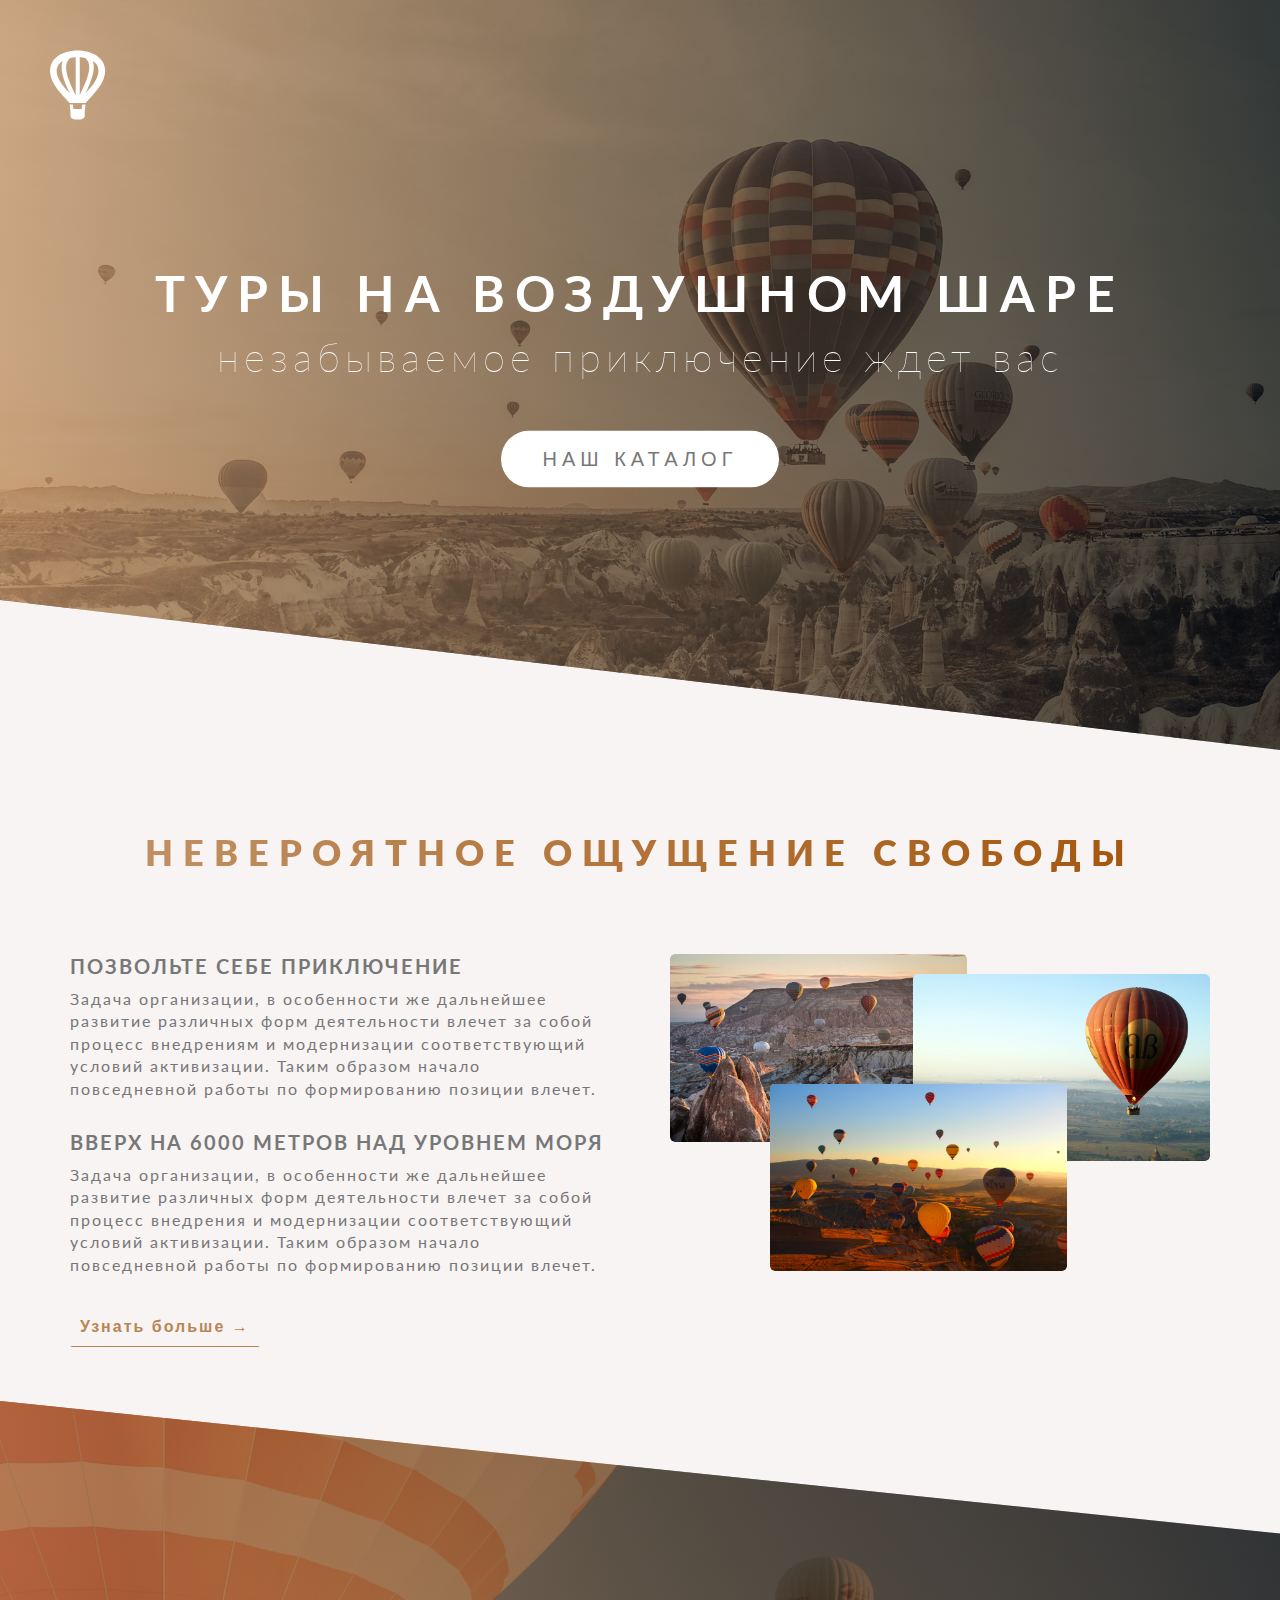
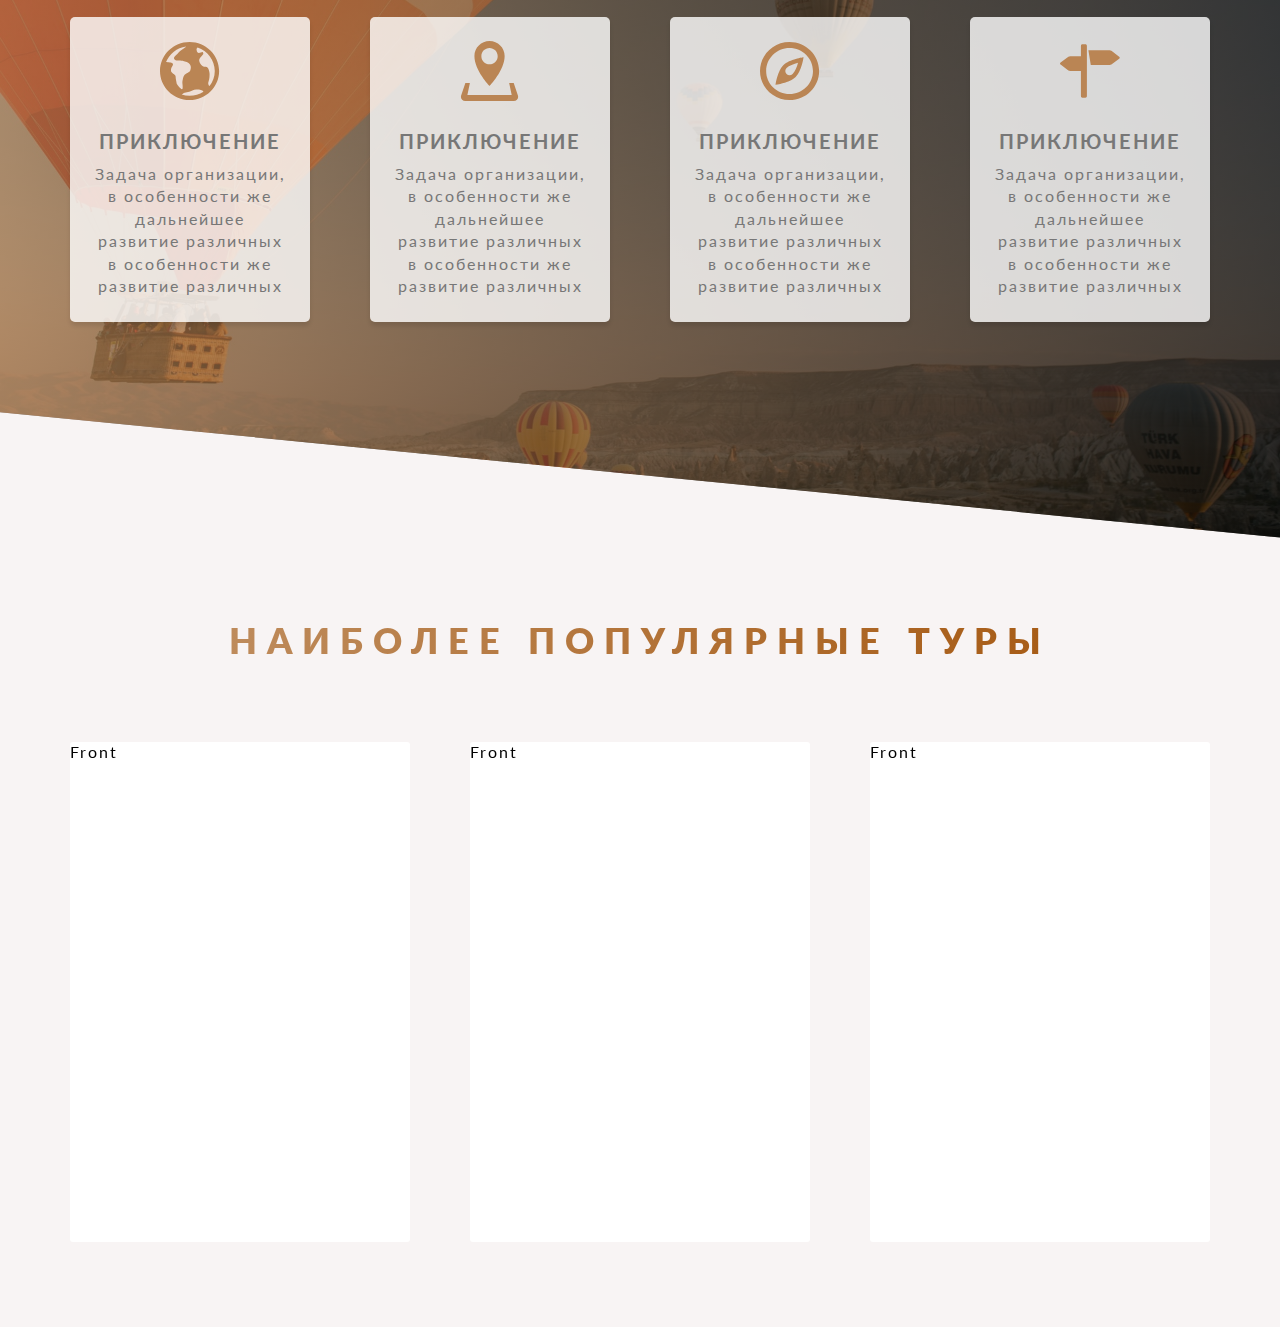
<file: index.html>
<!DOCTYPE html>
<html lang="en">
    <head>
        <meta charset="UTF-8" />
        <meta name="viewport" content="width=device-width, initial-scale=1.0" />
        <link rel="stylesheet" href="css/main.css" />
        <link
            href="https://fonts.googleapis.com/css2?family=Lato:wght@100;300;400;700;900&family=Roboto:wght@100;300;400;500;700;900&display=swap"
            rel="stylesheet"
        />
        <title>Course</title>
    </head>
    <body>
        <header class="header">
            <svg class="header__logo">
                <use href="./icons/symbol-defs.svg#icon-logo"></use>
            </svg>
            <div class="header__container">
                <div class="header__box">
                    <h1 class="title-first">
                        <span class="title-first__main"
                            >ТУРЫ НА ВОЗДУШНОМ ШАРЕ</span
                        >
                        <span class="title-first__secondary">
                            незабываемое приключение ждет вас
                        </span>
                    </h1>
                    <button href="" class="btn btn__header">НАШ КАТАЛОГ</button>
                </div>
            </div>
        </header>
        <main>
            <section class="section-about">
                <h2 class="title-secondary margin-bottom-80px">
                    НЕВЕРОЯТНОЕ ОЩУЩЕНИЕ СВОБОДЫ
                </h2>
                <ul class="row">
                    <li class="col-1-of-2">
                        <h3 class="title-tird">ПОЗВОЛЬТЕ СЕБЕ ПРИКЛЮЧЕНИЕ</h3>
                        <p class="paragraph">
                            Задача организации, в особенности же дальнейшее
                            развитие различных форм деятельности влечет за собой
                            процесс внедрениям и модернизации соответствующий
                            условий активизации. Таким образом начало
                            повседневной работы по формированию позиции влечет.
                        </p>
                        <h3 class="title-tird">
                            ВВЕРХ НА 6000 МЕТРОВ НАД УРОВНЕМ МОРЯ
                        </h3>
                        <p class="paragraph">
                            Задача организации, в особенности же дальнейшее
                            развитие различных форм деятельности влечет за собой
                            процесс внедрения и модернизации соответствующий
                            условий активизации. Таким образом начало
                            повседневной работы по формированию позиции влечет.
                        </p>
                        <button class="btn-text">Узнать больше &rarr;</button>
                    </li>
                    <li class="col-1-of-2">
                        <div class="composition">
                            <img
                                src="./img/photo-ballons-1.jpg"
                                alt="photo-ballons-1"
                                class="composition__photo composition__photo_n1"
                            /><img
                                src="./img/photo-ballons-2.jpg"
                                alt="photo-ballons-2"
                                class="composition__photo composition__photo_n2"
                            /><img
                                src="./img/photo-ballons-3.jpg"
                                alt="photo-ballons-3"
                                class="composition__photo composition__photo_n3"
                            />
                        </div>
                    </li>
                </ul>
            </section>
            <section class="section-adventure">
                <ul class="row">
                    <li class="col-1-of-4 adventure-card">
                        <svg class="adventure-card__icon">
                            <use
                                href="./icons/symbol-defs.svg#icon-world"
                            ></use>
                        </svg>
                        <h3 class="title-tird">ПРИКЛЮЧЕНИЕ</h3>
                        <p class="paragraph" style="margin-bottom: 0">
                            Задача организации, в особенности же дальнейшее
                            развитие различных в особенности же развитие
                            различных
                        </p>
                    </li>
                    <li class="col-1-of-4 adventure-card">
                        <svg class="adventure-card__icon">
                            <use href="./icons/symbol-defs.svg#icon-map"></use>
                        </svg>
                        <h3 class="title-tird">ПРИКЛЮЧЕНИЕ</h3>
                        <p class="paragraph" style="margin-bottom: 0">
                            Задача организации, в особенности же дальнейшее
                            развитие различных в особенности же развитие
                            различных
                        </p>
                    </li>
                    <li class="col-1-of-4 adventure-card">
                        <svg class="adventure-card__icon">
                            <use
                                href="./icons/symbol-defs.svg#icon-compas"
                            ></use>
                        </svg>
                        <h3 class="title-tird">ПРИКЛЮЧЕНИЕ</h3>
                        <p class="paragraph" style="margin-bottom: 0">
                            Задача организации, в особенности же дальнейшее
                            развитие различных в особенности же развитие
                            различных
                        </p>
                    </li>
                    <li class="col-1-of-4 adventure-card">
                        <svg class="adventure-card__icon">
                            <use href="./icons/symbol-defs.svg#icon-turn"></use>
                        </svg>
                        <h3 class="title-tird">ПРИКЛЮЧЕНИЕ</h3>
                        <p class="paragraph" style="margin-bottom: 0">
                            Задача организации, в особенности же дальнейшее
                            развитие различных в особенности же развитие
                            различных
                        </p>
                    </li>
                </ul>
            </section>
            <section class="section-tour">
                <h2 class="title-secondary margin-bottom-80px">
                    НАИБОЛЕЕ ПОПУЛЯРНЫЕ ТУРЫ
                </h2>
                <ul class="row">
                    <li class="col-1-of-3 card-tour">
                        <div class="card-tour__side card-tour__side_front">Front</div>
                        <div class="card-tour__side card-tour__side_back">Back</div>
                    </li>
                    <li class="col-1-of-3 card-tour">
                        <div class="card-tour__side card-tour__side_front">Front</div>
                        <div class="card-tour__side card-tour__side_back">Back</div>
                    </li>
                    <li class="col-1-of-3 card-tour">
                        <div class="card-tour__side card-tour__side_front">Front</div>
                        <div class="card-tour__side card-tour__side_back">Back</div>
                    </li>
                </ul>
            </section>
        </main>
    </body>
</html>
</file>
<file: css/main.css>
.margin-bottom-80px {
  margin-bottom: 8rem;
}

@keyframes leftToRight {
  0% {
    opacity: 0;
    transform: translateX(-5%);
  }
  50% {
    transform: translateX(5%);
  }
  100% {
    opacity: 1;
    transform: translateX(0);
  }
}
@keyframes rightToLeft {
  0% {
    opacity: 0;
    transform: translateX(5%);
  }
  50% {
    transform: translateX(-5%);
  }
  100% {
    opacity: 1;
    transform: translateX(0);
  }
}
@keyframes btnTopUp {
  0% {
    opacity: 0;
    transform: translateY(100%);
  }
  100% {
    opacity: 1;
    transform: translateY(0);
  }
}
@keyframes secondaryTitle {
  0% {
    opacity: 0;
  }
  100% {
    opacity: 1;
  }
}
*,
::after,
::before {
  margin: 0;
  padding: 0;
  box-sizing: border-box;
}

html {
  font-size: 62.5%;
}

body {
  font-size: 1.6rem;
  font-family: "Lato", sans-serif;
  color: #777777;
  letter-spacing: 0.2rem;
  overflow-x: hidden;
  background-color: #f8f4f4;
}

.header {
  background: linear-gradient(90deg, rgba(186, 133, 84, 0.7) 0%, rgba(1, 1, 1, 0.7) 100%), url(../img//header-background.jpg);
  background-size: cover;
  background-position: center;
  background-repeat: no-repeat;
  max-width: 1340px;
  margin-right: auto;
  margin-left: auto;
  position: relative;
  clip-path: polygon(0 0, 100% 0, 100% 100%, 0 80%);
  height: 75rem;
}
.header__logo {
  width: 5.6rem;
  height: 7rem;
  position: absolute;
  top: 5rem;
  left: 5rem;
}
.header__container {
  padding: 0 1.5rem;
  margin-right: auto;
  margin-left: auto;
  max-width: 117rem;
  padding-left: 1.5rem;
  padding-right: 1.5rem;
  margin: 0 auto;
}
.header__box {
  position: absolute;
  top: 50%;
  left: 50%;
  transform: translate(-50%, -50%);
  text-align: center;
  width: 100%;
}

.title-first {
  color: #fff;
}
.title-first__main {
  display: block;
  font-size: 5rem;
  font-weight: 700;
  line-height: 6rem;
  letter-spacing: 1rem;
  text-transform: uppercase;
  margin-bottom: 1rem;
  animation: leftToRight 1s ease;
  backface-visibility: hidden;
}
.title-first__secondary {
  display: block;
  font-size: 4rem;
  font-weight: 100;
  line-height: 4.8rem;
  letter-spacing: 0.5rem;
  animation: rightToLeft 1s ease;
  backface-visibility: hidden;
  margin-bottom: 5rem;
}

.btn {
  display: inline-block;
  background-color: white;
  padding: 1.5rem 4rem;
  color: #777777;
  border-radius: 5rem;
  transition: transform 250ms;
  font-size: 2rem;
  font-weight: 200;
  letter-spacing: 0.5rem;
  position: relative;
  z-index: 1;
  border-color: transparent;
  cursor: pointer;
}
.btn:hover, .btn:focus {
  transform: translateY(0.3rem);
  box-shadow: 0px 4px 4px 0px rgba(0, 0, 0, 0.1);
}
.btn:hover::after, .btn:focus::after {
  opacity: 0;
  transform: scale(1.3, 1.4);
}
.btn::after {
  content: "";
  background-color: white;
  width: 100%;
  height: 100%;
  border-radius: 5rem;
  display: inline-block;
  position: absolute;
  top: 0;
  left: 0;
  z-index: -1;
  transition: transform 500ms, opacity 500ms;
}
.btn__header {
  animation: btnTopUp 1s ease 700ms;
  animation-fill-mode: backwards;
}

.section-about {
  padding-top: 8rem;
  padding-bottom: 5.4rem;
}

.section-adventure {
  padding: 21.6rem 0;
  background: linear-gradient(90deg, rgba(186, 133, 84, 0.7) 0%, rgba(1, 1, 1, 0.7) 100%), url(../img/adventure-background.jpg);
  clip-path: polygon(0 0, 100% 18%, 100% 100%, 0 83%);
  background-size: cover;
  background-position: center;
  background-repeat: no-repeat;
  max-width: 1340px;
  margin-right: auto;
  margin-left: auto;
}

.section-tour {
  padding: 8rem 0 8.5rem 0;
}

.title-secondary {
  font-size: 3.6rem;
  letter-spacing: 1rem;
  font-weight: 800;
  background: linear-gradient(90deg, #c3956a 3.65%, #a14f03 100%);
  -webkit-background-clip: text;
  color: transparent;
  text-align: center;
  animation: secondaryTitle 1s ease;
}

.col-1-of-2 {
  width: calc((100% - 6rem) / 2);
}

.col-1-of-4 {
  width: calc((100% - 18rem) / 4);
}

.col-1-of-3 {
  width: calc((100% - 12rem) / 3);
}

.row {
  max-width: 117rem;
  padding-left: 1.5rem;
  padding-right: 1.5rem;
  margin: 0 auto;
}
.row::after {
  content: "";
  display: table;
  clear: both;
}

[class^=col-] {
  float: left;
  list-style: none;
}
[class^=col-]:not(:last-child) {
  margin-right: 6rem;
}

.title-tird {
  margin-bottom: 10px;
  font-size: 2rem;
  font-weight: 700;
  letter-spacing: 0.2rem;
  text-transform: uppercase;
}

.paragraph {
  margin-bottom: 30px;
  font-size: 1.6rem;
  font-weight: 400;
  letter-spacing: 0.2rem;
  line-height: 140%;
}

.btn-text {
  padding: 1.5rem 4rem;
  transition: all 250ms;
  font-size: 1.6rem;
  font-weight: 700;
  letter-spacing: 0.2rem;
  border-color: transparent;
  color: #ba8554;
  background-color: transparent;
  cursor: pointer;
  border-bottom: 1px solid #ba8554;
  padding: 1rem 0.8rem;
}
.btn-text:hover, .btn-text:focus {
  background-color: #ba8554;
  color: white;
  box-shadow: 0px 4px 4px 0px rgba(0, 0, 0, 0.1);
  transform: translateY(-0.3rem);
}

.composition {
  position: relative;
}
.composition__photo {
  width: 55%;
  border-radius: 0.5rem;
  position: absolute;
}
.composition__photo_n1 {
  top: 0;
  left: 0rem;
}
.composition__photo_n2 {
  top: 2rem;
  right: 0rem;
}
.composition__photo_n3 {
  top: 13rem;
  left: 10rem;
}

.adventure-card {
  background: rgba(255, 255, 255, 0.8);
  border-radius: 5px;
  padding: 2.4rem;
  box-shadow: 0px 4px 4px 0px rgba(0, 0, 0, 0.1);
  text-align: center;
}
.adventure-card__icon {
  width: 6rem;
  height: 6rem;
  fill: #ba8554;
  margin-bottom: 2.5rem;
}

.card-tour {
  height: 50rem;
  perspective: 150rem;
  -moz-perspective: 150rem;
  position: relative;
}
.card-tour__side {
  height: 50rem;
  color: black;
  width: 100%;
  position: absolute;
  backface-visibility: hidden;
  transition: 700ms all;
}
.card-tour__side_front {
  background: #FFF;
  border-radius: 3px;
}
.card-tour__side_back {
  transform: rotateY(180deg);
  border-radius: 3px;
  background: linear-gradient(135deg, #c3956a 3.65%, #a14f03 100%);
  box-shadow: 0px 15px 40px 0px rgba(0, 0, 0, 0.15), 0px 4px 4px 0px rgba(0, 0, 0, 0.25), 0px 4px 4px 0px rgba(0, 0, 0, 0.25);
}
.card-tour:hover .card-tour__side_front {
  transform: rotateY(180deg);
}
.card-tour:hover .card-tour__side_back {
  transform: rotateY(0deg);
}/*# sourceMappingURL=main.css.map */
</file>
